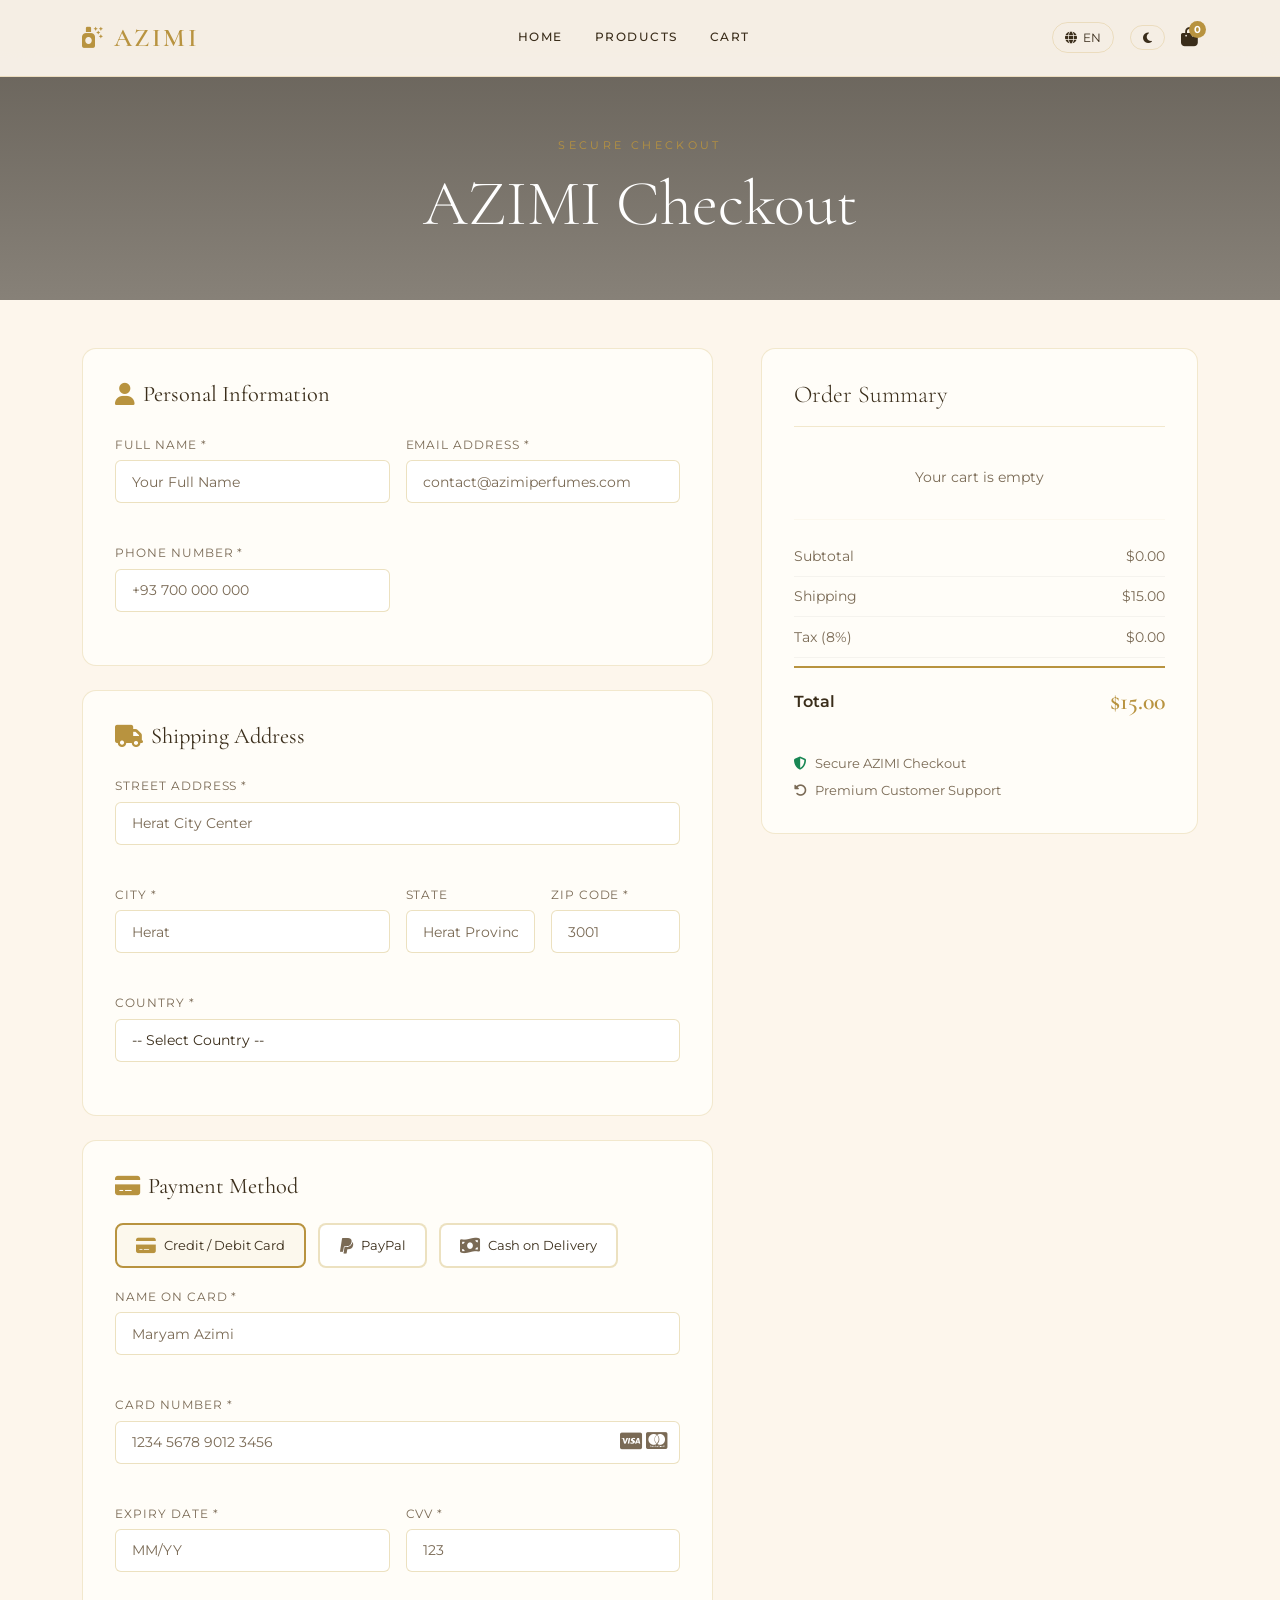
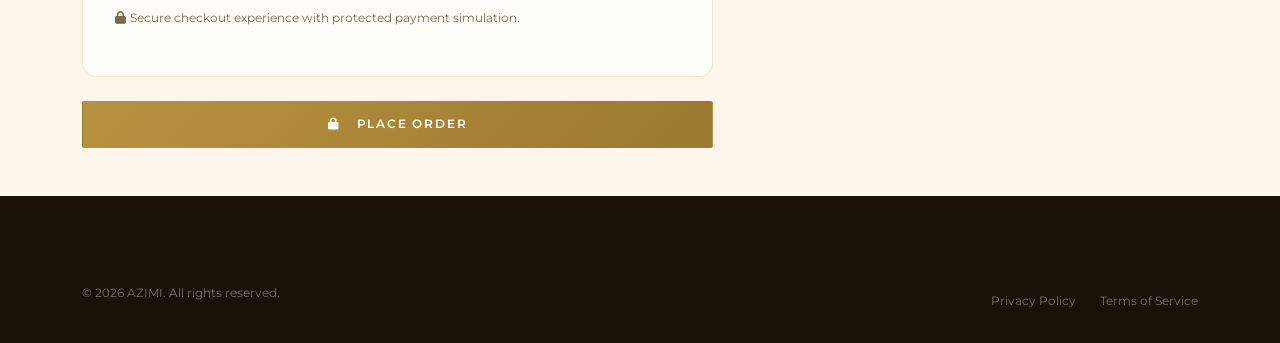
<file: checkout.html>
<!DOCTYPE html>
<html lang="en" dir="ltr" data-theme="light">
<head>
  <meta charset="UTF-8"/>
  <meta name="viewport" content="width=device-width, initial-scale=1.0"/>
  <title>Checkout — AZIMI PERFUMES</title>
  <link rel="stylesheet" href="https://cdn.jsdelivr.net/npm/bootstrap@5.3.2/dist/css/bootstrap.min.css"/>
  <link rel="stylesheet" href="https://cdnjs.cloudflare.com/ajax/libs/font-awesome/6.5.0/css/all.min.css"/>
  <link href="https://fonts.googleapis.com/css2?family=Cormorant+Garamond:ital,wght@0,300;0,400;0,600;1,300;1,400&family=Montserrat:wght@300;400;500;600&display=swap" rel="stylesheet"/>
  <link rel="stylesheet" href="css/style.css"/>
</head>
<body>

<!-- NAVBAR -->
<nav class="navbar navbar-expand-lg fixed-top luxury-nav" id="mainNav">
  <div class="container">
    <a class="navbar-brand brand-logo" href="index.html">
      <i class="fa-solid fa-spray-can-sparkles"></i>
      <span class="brand-name" data-en="AZIMI" data-fa="عظیمی">AZIMI</span>
    </a>
    <button class="navbar-toggler" type="button" data-bs-toggle="collapse" data-bs-target="#navMenu">
      <i class="fa-solid fa-bars"></i>
    </button>
    <div class="collapse navbar-collapse" id="navMenu">
      <ul class="navbar-nav mx-auto gap-lg-3">
        <li class="nav-item"><a class="nav-link" href="index.html" data-en="Home" data-fa="خانه">Home</a></li>
        <li class="nav-item"><a class="nav-link" href="products.html" data-en="Products" data-fa="محصولات">Products</a></li>
        <li class="nav-item"><a class="nav-link" href="cart.html" data-en="Cart" data-fa="سبد خرید">Cart</a></li>
      </ul>
      <div class="nav-actions d-flex align-items-center gap-3">
        <button class="btn-lang" id="langToggle"><i class="fa-solid fa-globe"></i><span id="langLabel">EN</span></button>
        <button class="btn-theme" id="themeToggle"><i class="fa-solid fa-moon" id="themeIcon"></i></button>
        <a href="cart.html" class="btn-cart" aria-label="Cart"><i class="fa-solid fa-bag-shopping"></i><span class="cart-badge" id="cartCount">0</span></a>
      </div>
    </div>
  </div>
</nav>

<!-- PAGE HERO -->
<section class="page-hero page-hero-sm">
<div class="page-hero-bg">
  <video autoplay muted loop playsinline class="hero-video">
    <source src="videos/hero.mp4" type="video/mp4">
  </video>
</div>
  <div class="page-hero-overlay"></div>
  <div class="container page-hero-content text-center">
    <p class="section-eyebrow" data-en="Secure Checkout" data-fa="تسویه‌حساب امن">Secure Checkout</p>
    <h1 class="page-hero-title" data-en="AZIMI Checkout" data-fa="تسویه‌حساب عظیمی">AZIMI Checkout</h1>
  </div>
</section>

<!-- CHECKOUT SECTION -->
<section class="checkout-section py-5">
  <div class="container">

    <!-- Success message (hidden by default) -->
    <div id="orderSuccess" class="order-success text-center py-5" style="display:none;">
      <div class="success-icon-wrap">
        <i class="fa-solid fa-circle-check"></i>
      </div>
      <h2 data-en="Your Order Has Been Confirmed!" data-fa="سفارش شما تأیید شد!">Your Order Has Been Confirmed!</h2>
      <p data-en="Thank you for choosing AZIMI perfumes. A confirmation email has been sent to your inbox." data-fa="از انتخاب عطرهای عظیمی سپاسگزاریم. ایمیل تأییدیه به صندوق ورودی شما ارسال شد.">Thank you for choosing AZIMI perfumes. A confirmation email has been sent to your inbox.</p>
      <p class="order-number" data-en="Order #" data-fa="سفارش #">Order # <strong id="orderNumber"></strong></p>
      <a href="products.html" class="btn-luxury-primary mt-3" data-en="Continue Shopping" data-fa="ادامه خرید">Continue Shopping</a>
    </div>

    <!-- Checkout Form -->
    <div id="checkoutForm" class="row g-5">
      <div class="col-lg-7">
        <form id="mainCheckoutForm" novalidate>

          <!-- Personal Info -->
          <div class="checkout-block">
            <h5 class="checkout-block-title">
              <i class="fa-solid fa-user me-2"></i>
              <span data-en="Personal Information" data-fa="اطلاعات شخصی">Personal Information</span>
            </h5>
            <div class="row g-3">
              <div class="col-md-6">
                <label for="fullName" class="form-label" data-en="Full Name *" data-fa="نام کامل *">Full Name *</label>
                <input type="text" class="form-control luxury-input" id="fullName" placeholder="Your Full Name" required aria-required="true"/>
                <div class="field-error" id="fullNameError"></div>
              </div>
              <div class="col-md-6">
                <label for="email" class="form-label" data-en="Email Address *" data-fa="آدرس ایمیل *">Email Address *</label>
                <input type="email" class="form-control luxury-input" id="email" placeholder="contact@azimiperfumes.com" required aria-required="true"/>
                <div class="field-error" id="emailError"></div>
              </div>
              <div class="col-md-6">
                <label for="phone" class="form-label" data-en="Phone Number *" data-fa="شماره تلفن *">Phone Number *</label>
                <input type="tel" class="form-control luxury-input" id="phone" placeholder="+93 700 000 000" required aria-required="true"/>
                <div class="field-error" id="phoneError"></div>
              </div>
            </div>
          </div>

          <!-- Shipping -->
          <div class="checkout-block">
            <h5 class="checkout-block-title">
              <i class="fa-solid fa-truck me-2"></i>
              <span data-en="Shipping Address" data-fa="آدرس ارسال">Shipping Address</span>
            </h5>
            <div class="row g-3">
              <div class="col-12">
                <label for="address" class="form-label" data-en="Street Address *" data-fa="آدرس خیابان *">Street Address *</label>
                <input type="text" class="form-control luxury-input" id="address" placeholder="Herat City Center" required aria-required="true"/>
                <div class="field-error" id="addressError"></div>
              </div>
              <div class="col-md-6">
                <label for="city" class="form-label" data-en="City *" data-fa="شهر *">City *</label>
                <input type="text" class="form-control luxury-input" id="city" placeholder="Herat" required aria-required="true"/>
                <div class="field-error" id="cityError"></div>
              </div>
              <div class="col-md-3">
                <label for="state" class="form-label" data-en="State" data-fa="استان">State</label>
                <input type="text" class="form-control luxury-input" id="state" placeholder="Herat Province"/>
              </div>
              <div class="col-md-3">
                <label for="zip" class="form-label" data-en="ZIP Code *" data-fa="کد پستی *">ZIP Code *</label>
                <input type="text" class="form-control luxury-input" id="zip" placeholder="3001" required aria-required="true"/>
                <div class="field-error" id="zipError"></div>
              </div>
              <div class="col-12">
                <label for="country" class="form-label" data-en="Country *" data-fa="کشور *">Country *</label>
                <select class="form-control luxury-input" id="country" required>
                  <option value="">-- Select Country --</option>
                  <option value="af">Afghanistan</option>
                  <option value="us">United States</option>
                  <option value="uk">United Kingdom</option>
                  <option value="de">Germany</option>
                  <option value="ae">UAE</option>
                  <option value="ir">Iran</option>
                  <option value="other">Other</option>
                </select>
                <div class="field-error" id="countryError"></div>
              </div>
            </div>
          </div>

          <!-- Payment -->
          <div class="checkout-block">
            <h5 class="checkout-block-title">
              <i class="fa-solid fa-credit-card me-2"></i>
              <span data-en="Payment Method" data-fa="روش پرداخت">Payment Method</span>
            </h5>

            <div class="payment-methods mb-3">
              <label class="payment-method-option">
                <input type="radio" name="paymentMethod" value="card" checked/>
                <span class="payment-method-label">
                  <i class="fa-solid fa-credit-card"></i>
                  <span data-en="Credit / Debit Card" data-fa="کارت اعتباری / دبیت">Credit / Debit Card</span>
                </span>
              </label>
              <label class="payment-method-option">
                <input type="radio" name="paymentMethod" value="paypal"/>
                <span class="payment-method-label">
                  <i class="fa-brands fa-paypal"></i>
                  <span data-en="PayPal" data-fa="پی‌پل">PayPal</span>
                </span>
              </label>
              <label class="payment-method-option">
                <input type="radio" name="paymentMethod" value="cash"/>
                <span class="payment-method-label">
                  <i class="fa-solid fa-money-bill-wave"></i>
                  <span data-en="Cash on Delivery" data-fa="پرداخت در محل">Cash on Delivery</span>
                </span>
              </label>
            </div>

            <!-- Card Fields -->
            <div id="cardFields" class="row g-3">
              <div class="col-12">
                <label for="cardName" class="form-label" data-en="Name on Card *" data-fa="نام روی کارت *">Name on Card *</label>
                <input type="text" class="form-control luxury-input" id="cardName" placeholder="Maryam Azimi" required/>
                <div class="field-error" id="cardNameError"></div>
              </div>
              <div class="col-12">
                <label for="cardNumber" class="form-label" data-en="Card Number *" data-fa="شماره کارت *">Card Number *</label>
                <div class="card-input-wrap">
                  <input type="text" class="form-control luxury-input" id="cardNumber" placeholder="1234 5678 9012 3456" maxlength="19" required/>
                  <div class="card-icons">
                    <i class="fa-brands fa-cc-visa"></i>
                    <i class="fa-brands fa-cc-mastercard"></i>
                  </div>
                </div>
                <div class="field-error" id="cardNumberError"></div>
              </div>
              <div class="col-md-6">
                <label for="cardExpiry" class="form-label" data-en="Expiry Date *" data-fa="تاریخ انقضا *">Expiry Date *</label>
                <input type="text" class="form-control luxury-input" id="cardExpiry" placeholder="MM/YY" maxlength="5" required/>
                <div class="field-error" id="cardExpiryError"></div>
              </div>
              <div class="col-md-6">
                <label for="cardCVV" class="form-label" data-en="CVV *" data-fa="CVV *">CVV *</label>
                <input type="text" class="form-control luxury-input" id="cardCVV" placeholder="123" maxlength="4" required/>
                <div class="field-error" id="cardCVVError"></div>
              </div>
            </div>

            <p class="secure-notice mt-3">
              <i class="fa-solid fa-lock me-1"></i>
              <span data-en="Secure checkout experience with protected payment simulation." data-fa="تجربه‌ای امن از تسویه‌حساب با شبیه‌سازی پرداخت محافظت‌شده.">Secure checkout experience with protected payment simulation.</span>
            </p>
          </div>

          <button type="submit" class="btn-luxury-primary w-100" id="submitOrder">
            <i class="fa-solid fa-lock me-2"></i>
            <span data-en="Place Order" data-fa="ثبت سفارش">Place Order</span>
          </button>
        </form>
      </div>

      <!-- Order Summary -->
      <div class="col-lg-5">
        <div class="order-summary sticky-top" style="top:100px;">
          <h4 class="summary-title" data-en="Order Summary" data-fa="خلاصه سفارش">Order Summary</h4>
          <div id="checkoutItems">
            <!-- Injected by JS -->
          </div>
          <hr class="summary-divider"/>
          <div class="summary-row">
            <span data-en="Subtotal" data-fa="جمع جزء">Subtotal</span>
            <span id="checkoutSubtotal">$0.00</span>
          </div>
          <div class="summary-row">
            <span data-en="Shipping" data-fa="ارسال">Shipping</span>
            <span id="checkoutShipping">$0.00</span>
          </div>
          <div class="summary-row">
            <span data-en="Tax (8%)" data-fa="مالیات (۸٪)">Tax (8%)</span>
            <span id="checkoutTax">$0.00</span>
          </div>
          <div class="summary-row summary-total">
            <span data-en="Total" data-fa="جمع کل">Total</span>
            <span id="checkoutTotal">$0.00</span>
          </div>
          <div class="secure-badges mt-4">
            <div class="d-flex align-items-center gap-2 mb-2">
              <i class="fa-solid fa-shield-halved text-success"></i>
              <span data-en="Secure AZIMI Checkout" data-fa="تسویه‌حساب امن عظیمی">Secure AZIMI Checkout</span>
            </div>
            <div class="d-flex align-items-center gap-2">
              <i class="fa-solid fa-rotate-left"></i>
              <span data-en="Premium Customer Support" data-fa="پشتیبانی ویژه مشتریان">Premium Customer Support</span>
            </div>
          </div>
        </div>
      </div>
    </div>
  </div>
</section>

<!-- FOOTER -->
<footer class="luxury-footer">
  <div class="container">
    <div class="footer-bottom">
      <p data-en="© 2026 AZIMI. All rights reserved." data-fa="© 1405 عظیمی. تمامی حقوق محفوظ است.">© 2026 AZIMI . All rights reserved.</p>
      <div class="footer-bottom-links">
        <a href="#" data-en="Privacy Policy" data-fa="سیاست حریم خصوصی">Privacy Policy</a>
        <a href="#" data-en="Terms of Service" data-fa="شرایط خدمات">Terms of Service</a>
      </div>
    </div>
  </div>
</footer>

<script src="https://cdn.jsdelivr.net/npm/bootstrap@5.3.2/dist/js/bootstrap.bundle.min.js"></script>
<script src="js/script.js"></script>
</body>
</html>
</file>
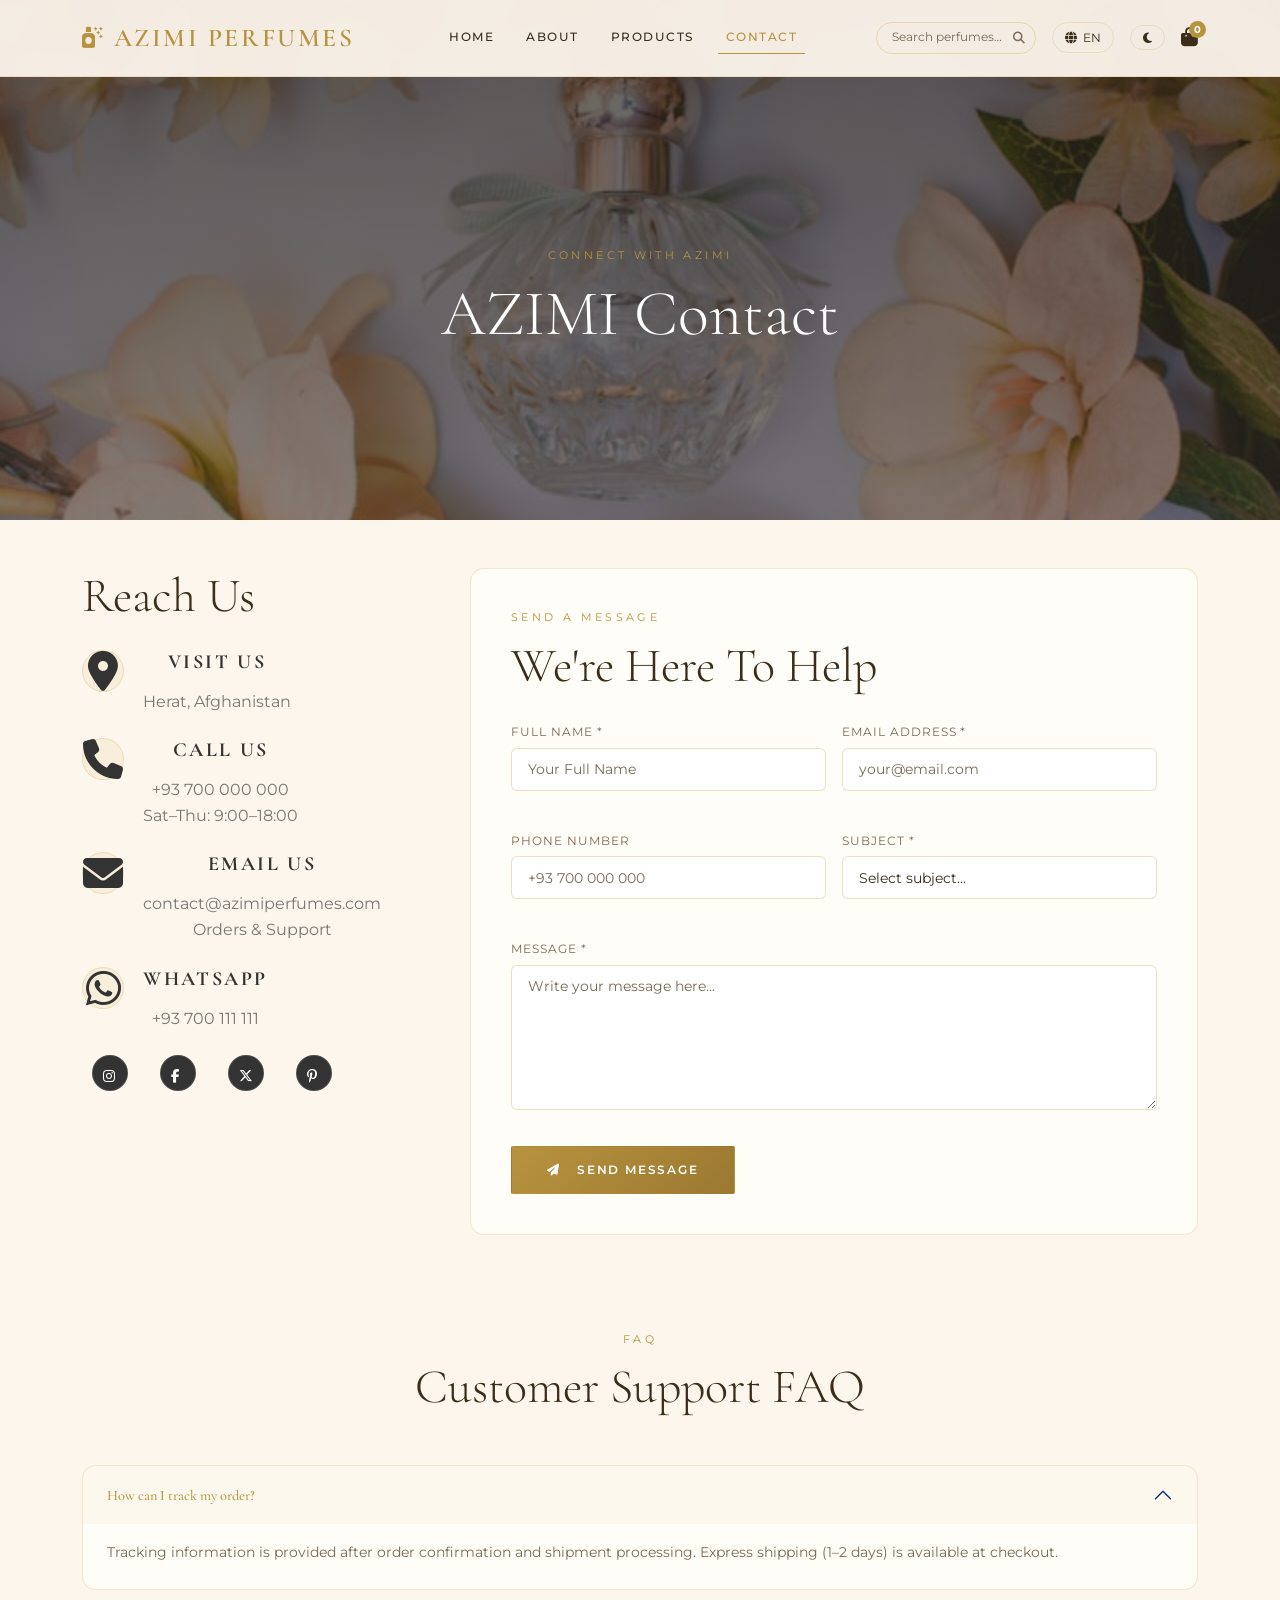
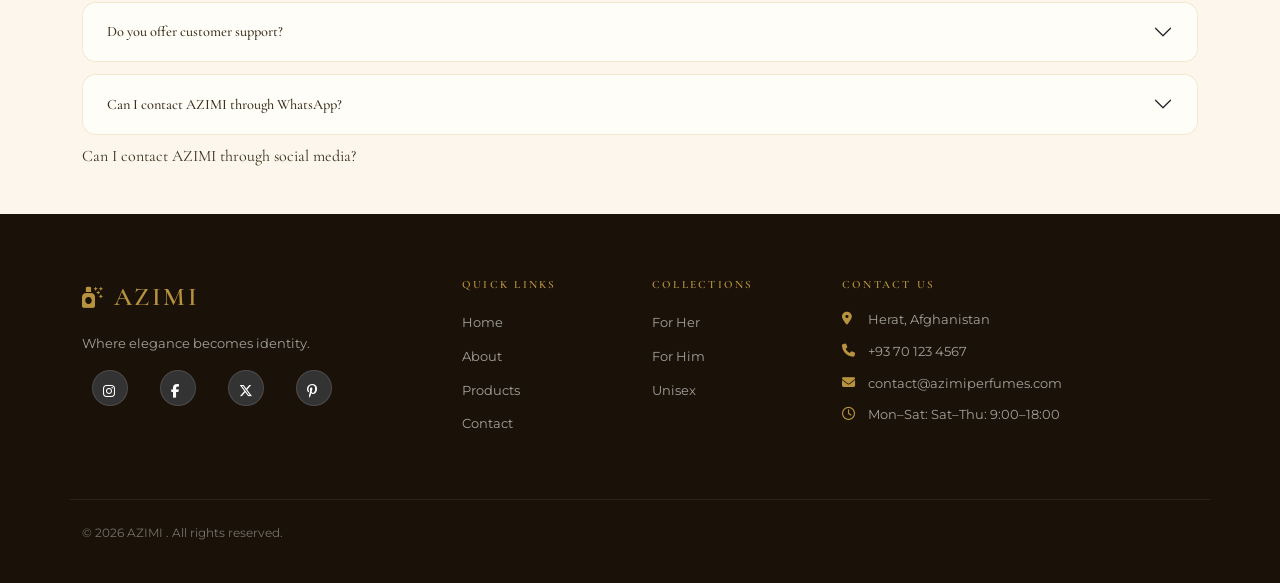
<file: contact.html>
<!DOCTYPE html>
<html lang="en" dir="ltr" data-theme="light">
<head>
  <meta charset="UTF-8"/>
  <meta name="viewport" content="width=device-width, initial-scale=1.0"/>
  <title>Contact — AZIMI PERFUMES</title>
  <link rel="stylesheet" href="https://cdn.jsdelivr.net/npm/bootstrap@5.3.2/dist/css/bootstrap.min.css"/>
  <link rel="stylesheet" href="https://cdnjs.cloudflare.com/ajax/libs/font-awesome/6.5.0/css/all.min.css"/>
  <link href="https://fonts.googleapis.com/css2?family=Cormorant+Garamond:ital,wght@0,300;0,400;0,600;1,300;1,400&family=Montserrat:wght@300;400;500;600&display=swap" rel="stylesheet"/>
  <link rel="stylesheet" href="css/style.css"/>
</head>
<body>

<!-- NAVBAR -->
<nav class="navbar navbar-expand-lg fixed-top luxury-nav" id="mainNav">
  <div class="container">
    <a class="navbar-brand brand-logo" href="index.html">
      <i class="fa-solid fa-spray-can-sparkles"></i>
      <span class="brand-name" data-en="AZIMI PERFUMES" data-fa="عطرهای عظیمی">AZIMI PERFUMES</span>
    </a>
    <button class="navbar-toggler" type="button" data-bs-toggle="collapse" data-bs-target="#navMenu">
      <i class="fa-solid fa-bars"></i>
    </button>
    <div class="collapse navbar-collapse" id="navMenu">
      <ul class="navbar-nav mx-auto gap-lg-3">
        <li class="nav-item"><a class="nav-link" href="index.html" data-en="Home" data-fa="خانه">Home</a></li>
        <li class="nav-item"><a class="nav-link" href="about.html" data-en="About" data-fa="درباره ما">About</a></li>
        <li class="nav-item"><a class="nav-link" href="products.html" data-en="Products" data-fa="محصولات">Products</a></li>
        <li class="nav-item"><a class="nav-link active" href="contact.html" data-en="Contact" data-fa="تماس">Contact</a></li>
      </ul>
      <div class="nav-actions d-flex align-items-center gap-3">
        <div class="nav-search-wrap">
          <input type="text" id="navSearch" class="nav-search-input" placeholder="Search perfumes…" data-placeholder-en="Search perfumes…" data-placeholder-fa="جستجوی عطر…"/>
          <i class="fa-solid fa-magnifying-glass nav-search-icon"></i>
        </div>
        <button class="btn-lang" id="langToggle"><i class="fa-solid fa-globe"></i><span id="langLabel">EN</span></button>
        <button class="btn-theme" id="themeToggle"><i class="fa-solid fa-moon" id="themeIcon"></i></button>
        <a href="cart.html" class="btn-cart" aria-label="Cart"><i class="fa-solid fa-bag-shopping"></i><span class="cart-badge" id="cartCount">0</span></a>
      </div>
    </div>
  </div>
</nav>

<!-- PAGE HERO -->
<section class="page-hero">
  <div class="page-hero-bg" style="background-image:url('images/perfume16.jpg')"></div>
  <div class="page-hero-overlay"></div>
  <div class="container page-hero-content text-center">
    <p class="section-eyebrow" data-en="Connect With AZIMI" data-fa="ارتباط با عظیمی">Connect With AZIMI</p>
    <h1 class="page-hero-title" data-en="AZIMI Contact" data-fa="تماس با عظیمی">AZIMI Contact</h1>
  </div>
</section>

<!-- CONTACT SECTION -->
<section class="contact-section py-5">
  <div class="container">
    <div class="row g-5">

      <!-- Contact Info -->
      <div class="col-lg-4">
        <div class="contact-info-block">
          <h3 class="section-title mb-4" data-en="Reach Us" data-fa="با ما تماس بگیرید">Reach Us</h3>

          <div class="contact-info-item">
            <div class="contact-info-icon"><i class="fa-solid fa-location-dot"></i></div>
            <div>
              <h6 data-en="Visit Us" data-fa="از ما بازدید کنید">Visit Us</h6>
              <p data-en="Herat, Afghanistan" data-fa="هرات, افغانستان">Herat, Afghanistan</p>
            </div>
          </div>

          <div class="contact-info-item">
            <div class="contact-info-icon"><i class="fa-solid fa-phone"></i></div>
            <div>
              <h6 data-en="Call Us" data-fa="با ما تماس بگیرید">Call Us</h6>
              <p>+93 700 000 000</p>
              <p data-en="Sat–Thu: 9:00–18:00" data-fa="شنبه تا پنجشنبه: ۹:۰۰–۱۸:۰۰">Sat–Thu: 9:00–18:00</p>
            </div>
          </div>

          <div class="contact-info-item">
            <div class="contact-info-icon"><i class="fa-solid fa-envelope"></i></div>
            <div>
              <h6 data-en="Email Us" data-fa="ایمیل بزنید">Email Us</h6>
              <p>contact@azimiperfumes.com</p>
              <p data-en="Orders & Support" data-fa="سفارشات و پشتیبانی">orders@azimiperfumes.com</p>
            </div>
          </div>

          <div class="contact-info-item">
            <div class="contact-info-icon"><i class="fa-brands fa-whatsapp"></i></div>
            <div>
              <h6 data-en="WhatsApp" data-fa="واتس‌اپ">WhatsApp</h6>
              <p>+93 700 111 111</p>
            </div>
          </div>

          <div class="social-links mt-4">
            <a href="#" aria-label="Instagram"><i class="fa-brands fa-instagram"></i></a>
            <a href="#" aria-label="Facebook"><i class="fa-brands fa-facebook-f"></i></a>
            <a href="#" aria-label="Twitter"><i class="fa-brands fa-x-twitter"></i></a>
            <a href="#" aria-label="Pinterest"><i class="fa-brands fa-pinterest-p"></i></a>
          </div>
        </div>
      </div>

      <!-- Contact Form -->
      <div class="col-lg-8">
        <div class="contact-form-wrap">
          <p class="section-eyebrow" data-en="Send a Message" data-fa="ارسال پیام">Send a Message</p>
          <h2 class="section-title mb-4" data-en="We're Here To Help" data-fa="ما برای کمک اینجا هستیم">We're Here To Help</h2>

          <form id="contactForm" novalidate>
            <div class="row g-3">
              <div class="col-md-6">
                <label for="contactName" class="form-label" data-en="Full Name *" data-fa="نام کامل *">Full Name *</label>
                <input type="text" class="form-control luxury-input" id="contactName" placeholder="Your Full Name" required aria-required="true"/>
                <div class="field-error" id="contactNameError"></div>
              </div>
              <div class="col-md-6">
                <label for="contactEmail" class="form-label" data-en="Email Address *" data-fa="آدرس ایمیل *">Email Address *</label>
                <input type="email" class="form-control luxury-input" id="contactEmail" placeholder="your@email.com" required aria-required="true"/>
                <div class="field-error" id="contactEmailError"></div>
              </div>
              <div class="col-md-6">
                <label for="contactPhone" class="form-label" data-en="Phone Number" data-fa="شماره تلفن">Phone Number</label>
                <input type="tel" class="form-control luxury-input" id="contactPhone" placeholder="+93 700 000 000"/>
              </div>
              <div class="col-md-6">
                <label for="contactSubject" class="form-label" data-en="Subject *" data-fa="موضوع *">Subject *</label>
                <select class="form-control luxury-input" id="contactSubject" required>
                  <option value="" data-en="Select subject…" data-fa="موضوع را انتخاب کنید…">Select subject…</option>
                  <option value="order" data-en="Order Inquiry" data-fa="استعلام سفارش">Order Inquiry</option>
                  <option value="product" data-en="Product Question" data-fa="سوال درباره محصول">Product Question</option>
                  <option value="return" data-en="Returns & Refunds" data-fa="بازگشت و استرداد">Returns & Refunds</option>
                  <option value="wholesale" data-en="Wholesale" data-fa="عمده‌فروشی">Wholesale</option>
                  <option value="other" data-en="Other" data-fa="سایر">Other</option>
                </select>
                <div class="field-error" id="contactSubjectError"></div>
              </div>
              <div class="col-12">
                <label for="contactMessage" class="form-label" data-en="Message *" data-fa="پیام *">Message *</label>
                <textarea class="form-control luxury-input" id="contactMessage" rows="6" placeholder="Write your message here…" data-placeholder-en="Write your message here…" data-placeholder-fa="پیام خود را اینجا بنویسید…" required aria-required="true"></textarea>
                <div class="field-error" id="contactMessageError"></div>
              </div>
              <div class="col-12">
                <button type="submit" class="btn-luxury-primary">
                  <i class="fa-solid fa-paper-plane me-2"></i>
                  <span data-en="Send Message" data-fa="ارسال پیام">Send Message</span>
                </button>
              </div>
            </div>
          </form>
          <div class="contact-success" id="contactSuccess" style="display:none;">
            <i class="fa-solid fa-circle-check"></i>
            <p data-en="Thank you for contacting AZIMI. Our team will get back to you soon." data-fa="از تماس شما با عظیمی سپاسگزاریم. تیم ما به‌زودی با شما ارتباط خواهد گرفت.">Thank you for contacting AZIMI. Our team will get back to you soon.</p>
          </div>
        </div>
      </div>
    </div>

    <!-- FAQ Section -->
    <div class="faq-section mt-5 pt-5">
      <div class="section-header text-center mb-5">
        <p class="section-eyebrow" data-en="FAQ" data-fa="سوالات متداول">FAQ</p>
        <h2 class="section-title" data-en="Customer Support FAQ" data-fa="سوالات پشتیبانی مشتریان">Customer Support FAQ</h2>
      </div>
      <div class="accordion luxury-accordion" id="faqAccordion">
        <div class="accordion-item">
          <h2 class="accordion-header">
            <button class="accordion-button" type="button" data-bs-toggle="collapse" data-bs-target="#faq1">
              <span data-en="How can I track my order?" data-fa="چگونه سفارش خود را پیگیری کنم؟">How can I track my order?</span>
            </button>
          </h2>
          <div id="faq1" class="accordion-collapse collapse show" data-bs-parent="#faqAccordion">
            <div class="accordion-body" data-en="Tracking information is provided after order confirmation and shipment processing. Express shipping (1–2 days) is available at checkout." data-fa="اطلاعات پیگیری پس از تأیید سفارش و آماده‌سازی ارسال ارائه می‌شود. ارسال اکسپرس (۱-۲ روز) در تسویه‌حساب موجود است.">Tracking information is provided after order confirmation and shipment processing. Express shipping (1–2 days) is available at checkout.</div>
          </div>
        </div>
        <div class="accordion-item">
          <h2 class="accordion-header">
            <button class="accordion-button collapsed" type="button" data-bs-toggle="collapse" data-bs-target="#faq2">
              <span data-en="Do you offer customer support?" data-fa="آیا پشتیبانی مشتریان ارائه می‌دهید؟">Do you offer customer support?</span>
            </button>
          </h2>
          <div id="faq2" class="accordion-collapse collapse" data-bs-parent="#faqAccordion">
            <div class="accordion-body" data-en="Yes, we have a dedicated customer support team available to assist you with any questions or concerns." data-fa="بله, ما یک تیم پشتیبانی مشتریان وظیفه‌دار برای کمک به شما در صورت وجود هرگونه سوال یا نگرانی داریم.">Yes, we have a dedicated customer support team available to assist you with any questions or concerns.</div>
          </div>
        </div>

<div class="accordion-item">
  <h2 class="accordion-header">
    <button class="accordion-button collapsed" type="button" data-bs-toggle="collapse" data-bs-target="#faq3">
      <span data-en="Can I contact AZIMI through WhatsApp?" data-fa="آیا می‌توانم از طریق واتساپ با عظیمی ارتباط بگیرم؟">
        Can I contact AZIMI through WhatsApp?
      </span>
    </button>
  </h2>

  <div id="faq3" class="accordion-collapse collapse" data-bs-parent="#faqAccordion">
    <div class="accordion-body"
      data-en="Yes. Our WhatsApp support is available for quick assistance and order inquiries."
      data-fa="بله، پشتیبانی واتساپ ما برای پاسخ‌گویی سریع و پیگیری سفارش‌ها در دسترس است.">

      Yes. Our WhatsApp support is available for quick assistance and order inquiries.
    </div>
  </div>
</div>

        </div>
        <div class="accordion-item">
          <h2 class="accordion-header">
            <button class="accordion-button collapsed" type="button" data-bs-toggle="collapse" data-bs-target="#faq4">
              <span data-en="Can I contact AZIMI through social media?" data-fa="آیا می‌توانم از طریق شبکه‌های اجتماعی با عظیمی ارتباط بگیرم؟">Can I contact AZIMI through social media?</span>
            </button>
          </h2>
          <div id="faq4" class="accordion-collapse collapse" data-bs-parent="#faqAccordion">
            <div class="accordion-body" data-en="Yes, you can reach out to us on our social media 
            channels for any inquiries or support." data-fa="بله, شما می‌توانید از طریق کانال‌های 
            رسانه‌های اجتماعی با ما تماس بگیرید.">Yes, you can reach out to us on our social 
            media channels for any inquiries or support.</div>
          </div>
        </div>
      </div>
    </div>
  </div>
</section>

<!-- FOOTER -->
<footer class="luxury-footer">
  <div class="container">
    <div class="row g-4 footer-top">
      <div class="col-lg-4 col-md-6">
        <div class="footer-brand">
          <a href="index.html" class="brand-logo"><i class="fa-solid fa-spray-can-sparkles"></i><span>AZIMI</span></a>
          <p class="footer-tagline" data-en="Where elegance becomes identity." data-fa="جایی که ظرافت به هویت تبدیل می‌شود.">Where elegance becomes identity.</p>
          <div class="social-links mt-3">
            <a href="#" aria-label="Instagram"><i class="fa-brands fa-instagram"></i></a>
            <a href="#" aria-label="Facebook"><i class="fa-brands fa-facebook-f"></i></a>
            <a href="#" aria-label="Twitter"><i class="fa-brands fa-x-twitter"></i></a>
            <a href="#" aria-label="Pinterest"><i class="fa-brands fa-pinterest-p"></i></a>
          </div>
        </div>
      </div>
      <div class="col-lg-2 col-md-3 col-6">
        <h6 class="footer-heading" data-en="Quick Links" data-fa="لینک‌های سریع">Quick Links</h6>
        <ul class="footer-links">
          <li><a href="index.html" data-en="Home" data-fa="خانه">Home</a></li>
          <li><a href="about.html" data-en="About" data-fa="درباره">About</a></li>
          <li><a href="products.html" data-en="Products" data-fa="محصولات">Products</a></li>
          <li><a href="contact.html" data-en="Contact" data-fa="تماس">Contact</a></li>
        </ul>
      </div>
      <div class="col-lg-2 col-md-3 col-6">
        <h6 class="footer-heading" data-en="Collections" data-fa="کالکشن‌ها">Collections</h6>
        <ul class="footer-links">
          <li><a href="products.html?cat=feminine" data-en="For Her" data-fa="برای او">For Her</a></li>
          <li><a href="products.html?cat=masculine" data-en="For Him" data-fa="برای مردان">For Him</a></li>
          <li><a href="products.html?cat=unisex" data-en="Unisex" data-fa="یونی‌سکس">Unisex</a></li>
        </ul>
      </div>
      <div class="col-lg-4 col-md-6">
        <h6 class="footer-heading" data-en="Contact Us" data-fa="تماس با ما">Contact Us</h6>
        <ul class="footer-contact">
          <li><i class="fa-solid fa-location-dot"></i> <span data-en="Herat, Afghanistan" data-fa="هرات, افغانستان">Herat, Afghanistan</span></li>
          <li><i class="fa-solid fa-phone"></i> <span data-en="+93 70 123 4567" data-fa="+93 70 123 4567">+93 70 123 4567</span></li>
          <li><i class="fa-solid fa-envelope"></i> <span data-en="contact@azimiperfumes.com" data-fa="contact@azimiperfumes.com">contact@azimiperfumes.com</span></li>
                    <li><i class="fa-regular fa-clock"></i> <span data-en="Mon–Sat: Sat–Thu: 9:00–18:00" data-fa="دوشنبه تا شنبه: ۹:۰۰ – ۱۸:۰۰">Mon–Sat: 9:00 – 18:00</span></li>
        </ul>
      </div>
    </div>
    <div class="footer-bottom">
      <p data-en="© 2026 AZIMI . All rights reserved." data-fa="© 1405  عظیمی. تمامی حقوق محفوظ است.">© 2026 AZIMI . All rights reserved.</p>
    </div>
  </div>
</footer>

<script src="https://cdn.jsdelivr.net/npm/bootstrap@5.3.2/dist/js/bootstrap.bundle.min.js"></script>
<script src="js/script.js"></script>
</body>
</html>
</file>
<file: css/style.css>
/*
   AZIMI PERFUMES
   Main UI Styles
   Responsive Luxury Fragrance Website */
:root {
  --gold: #b8933f;
  --gold-light: #d8b96a;
  --gold-dark: #9a7830;
  --cream: #fdf6ec;
  --cream-dark: #f5e8d0;
  --dark: #1a1208;
  --dark-2: #2d1f0a;
  --text: #3a2d1a;
  --text-muted: #7a6a55;
  --white: #ffffff;
  --card-bg: #fffdf8;
  --card-border: rgba(201,168,76,0.25);
  --nav-bg: rgba(253,246,236,0.95);
  --footer-bg: #1a1208;
  --input-bg: #fff;
  --input-border: rgba(201,168,76,0.35);
  --shadow: 0 8px 40px rgba(201,168,76,0.12);
  --shadow-card: 0 6px 28px rgba(0,0,0,0.10);
  --glow: rgba(201,168,76,0.5);
  --glow-neon: rgba(201,168,76,0.8);
  --radius: 14px;
  --transition: all 0.4s cubic-bezier(0.22, 1, 0.36, 1);
}

/* ---- Dark Theme ---- */
[data-theme="dark"] {
  --cream: #120d05;
  --cream-dark: #1e1608;
  --dark: #f5e8d0;
  --dark-2: #e8c97a;
  --text: #e8dcc8;
  --text-muted: #a8957d;
  --white: #1a1208;
  --card-bg: #1e1608;
  --card-border: rgba(201,168,76,0.35);
  --nav-bg: rgba(18,13,5,0.97);
  --input-bg: #1e1608;
  --input-border: rgba(201,168,76,0.4);
  --shadow: 0 8px 40px rgba(201,168,76,0.15);
  --shadow-card: 0 4px 24px rgba(0,0,0,0.4);
}

/* BASE */
*, *::before, *::after { box-sizing: border-box; margin: 0; padding: 0; }

html { scroll-behavior: smooth; }

body {
  font-family: 'Montserrat', sans-serif;
  background-color: var(--cream);
  color: var(--text);
  transition: background-color 0.4s ease, color 0.4s ease;
  overflow-x: hidden;
}

/* RTL Support */
[dir="rtl"] { font-family: 'Montserrat', 'Tahoma', sans-serif; }
[dir="rtl"] .ms-auto { margin-left: unset !important; margin-right: auto !important; }
[dir="rtl"] .me-2 { margin-right: unset !important; margin-left: 0.5rem !important; }
[dir="rtl"] .me-1 { margin-right: unset !important; margin-left: 0.25rem !important; }
[dir="rtl"] .text-start { text-align: right !important; }

h1, h2, h3, h4, h5, h6 {
  font-family: 'Cormorant Garamond', Georgia, serif;
  color: var(--text);
}

a { text-decoration: none; color: inherit; transition: var(--transition); }
img { max-width: 100%; }
button { cursor: pointer; border: none; background: none; }

/*SCROLLBAR */
::-webkit-scrollbar { width: 6px; }
::-webkit-scrollbar-track { background: var(--cream); }
::-webkit-scrollbar-thumb { background: var(--gold); border-radius: 3px; }

/* NAVBAR*/
.luxury-nav {
  background: var(--nav-bg);
  backdrop-filter: blur(16px);
  -webkit-backdrop-filter: blur(16px);
  border-bottom: 1px solid var(--card-border);
  padding: 0.85rem 0;
  transition: var(--transition);
  z-index: 1000;
}

.luxury-nav.scrolled {
  padding: 0.5rem 0;
  box-shadow: var(--shadow);
}

/* Brand Logo */
.brand-logo {
  display: flex;
  align-items: center;
  gap: 0.5rem;
  font-family: 'Cormorant Garamond', serif;
  font-size: 1.6rem;
  font-weight: 600;
  color: var(--gold) !important;
  letter-spacing: 0.1em;
}
.brand-logo i { font-size: 1.3rem; }
.brand-logo:hover { color: var(--gold-light) !important; }

/* Nav Links */
.navbar-nav .nav-link {
  font-size: 0.78rem;
  font-weight: 500;
  letter-spacing: 0.12em;
  text-transform: uppercase;
  color: var(--text) !important;
  padding: 0.4rem 0.6rem;
  position: relative;
}
.navbar-nav .nav-link::after {
  content: '';
  position: absolute;
  bottom: 0; left: 50%;
  width: 0; height: 1px;
  background: var(--gold);
  transition: width 0.3s ease, left 0.3s ease;
}
.navbar-nav .nav-link:hover::after,
.navbar-nav .nav-link.active::after { width: 100%; left: 0; }
.navbar-nav .nav-link.active,
.navbar-nav .nav-link:hover { color: var(--gold) !important; }

/* Nav Search */
.nav-search-wrap {
  position: relative;
  display: flex;
  align-items: center;
}
.nav-search-input {
  background: transparent;
  border: 1px solid var(--input-border);
  border-radius: 20px;
  padding: 0.35rem 2rem 0.35rem 0.9rem;
  font-size: 0.78rem;
  color: var(--text);
  width: 160px;
  transition: var(--transition);
  outline: none;
}
.nav-search-input:focus {
  width: 220px;
  border-color: var(--gold);
  background: var(--input-bg);
}
.nav-search-input::placeholder { color: var(--text-muted); }
.nav-search-icon {
  position: absolute;
  right: 0.7rem;
  color: var(--text-muted);
  font-size: 0.75rem;
  pointer-events: none;
}

/* Nav Buttons */
.btn-lang, .btn-theme {
  background: transparent;
  border: 1px solid var(--card-border);
  border-radius: 20px;
  padding: 0.35rem 0.75rem;
  color: var(--text);
  font-size: 0.75rem;
  display: flex;
  align-items: center;
  gap: 0.35rem;
  transition: var(--transition);
  white-space: nowrap;
}
.btn-lang:hover, .btn-theme:hover {
  border-color: var(--gold);
  color: var(--gold);
  background: rgba(201,168,76,0.08);
}

/* Cart Button */
.btn-cart {
  position: relative;
  color: var(--text);
  font-size: 1.2rem;
  display: flex;
  align-items: center;
  transition: var(--transition);
}
.btn-cart:hover { color: var(--gold); }
.cart-badge {
  position: absolute;
  top: -7px; right: -8px;
  background: var(--gold);
  color: #fff;
  font-size: 0.6rem;
  font-weight: 700;
  width: 17px; height: 17px;
  border-radius: 50%;
  display: flex;
  align-items: center;
  justify-content: center;
  line-height: 1;
}

/* Toggler */
.navbar-toggler {
  border: 1px solid var(--card-border);
  border-radius: 8px;
  padding: 0.4rem 0.6rem;
  color: var(--text);
  background: transparent;
}
.navbar-toggler i { font-size: 1rem; }

/*HERO SECTION */
.hero-section {
  position: relative;
  height: 100vh;
  min-height: 600px;
  display: flex;
  align-items: center;
  justify-content: center;
  overflow: hidden;
}

.hero-video-wrap {
  position: absolute;
  inset: 0;
  z-index: 0;
}
.hero-video {
  width: 100%; height: 100%;
  object-fit: cover;
  object-position: center;
}
.hero-overlay {
  position: absolute;
  inset: 0;
  background: linear-gradient(
    135deg,
    rgba(18,13,5,0.75) 0%,
    rgba(18,13,5,0.5) 50%,
    rgba(18,13,5,0.7) 100%
  );
}

.hero-content {
  position: relative;
  z-index: 2;
  animation: heroFadeIn 1.2s ease forwards;
}

@keyframes heroFadeIn {
  from { opacity: 0; transform: translateY(30px); }
  to   { opacity: 1; transform: translateY(0); }
}

.hero-eyebrow {
  font-size: 0.78rem;
  letter-spacing: 0.3em;
  text-transform: uppercase;
  color: var(--gold);
  margin-bottom: 1rem;
}

.hero-title {
  font-family: 'Cormorant Garamond', serif;
  font-size: clamp(3rem, 8vw, 6.5rem);
  font-weight: 300;
  color: #fff;
  line-height: 1.05;
  margin-bottom: 1.5rem;
}
.hero-title em {
  font-style: italic;
  color: var(--gold-light);
}

.hero-subtitle {
  font-size: 0.95rem;
  font-weight: 300;
  color: rgba(255,255,255,0.8);
  max-width: 520px;
  margin: 0 auto 2.5rem;
  line-height: 1.8;
}

/* Hero Buttons */
.btn-luxury-primary {
  display: inline-flex;
  align-items: center;
  justify-content: center;
  gap: 0.5rem;
  background: linear-gradient(135deg, var(--gold), var(--gold-dark));
  color: #fff;
  padding: 0.85rem 2.2rem;
  border-radius: 2px;
  font-size: 0.75rem;
  font-weight: 600;
  letter-spacing: 0.15em;
  text-transform: uppercase;
  transition: var(--transition);
  border: 1px solid transparent;
  cursor: pointer;
  text-decoration: none;
}
.btn-luxury-primary:hover {
  background: linear-gradient(135deg, var(--gold-light), var(--gold));
  color: #fff;
  transform: translateY(-2px);
  box-shadow: 0 8px 30px rgba(201,168,76,0.4);
}

.btn-luxury-outline {
  display: inline-flex;
  align-items: center;
  justify-content: center;
  gap: 0.5rem;
  background: transparent;
  color: #fff;
  padding: 0.85rem 2.2rem;
  border-radius: 2px;
  border: 1px solid rgba(255,255,255,0.6);
  font-size: 0.75rem;
  font-weight: 500;
  letter-spacing: 0.15em;
  text-transform: uppercase;
  transition: var(--transition);
  text-decoration: none;
}
.btn-luxury-outline:hover {
  background: rgba(255,255,255,0.1);
  border-color: var(--gold);
  color: var(--gold);
  transform: translateY(-2px);
}

/* Scroll Indicator */
.hero-scroll-indicator {
  position: absolute;
  bottom: 2rem;
  left: 50%;
  transform: translateX(-50%);
  z-index: 2;
}
.hero-scroll-indicator span {
  display: block;
  width: 1px;
  height: 60px;
  background: linear-gradient(to bottom, transparent, var(--gold));
  margin: 0 auto;
  animation: scrollPulse 2s infinite;
}
@keyframes scrollPulse {
  0%, 100% { opacity: 0.3; transform: scaleY(0.5) translateY(-10px); }
  50%       { opacity: 1;   transform: scaleY(1) translateY(0); }
}

/*MARQUEE STRIP */
   .marquee-strip {
  background: linear-gradient(135deg, var(--gold-dark), var(--gold));
  color: #fff;
  padding: 0.7rem 0;
  overflow: hidden;
}
.marquee-track {
  display: flex;
  gap: 4rem;
  white-space: nowrap;
  animation: marqueeScroll 30s linear infinite;
  width: max-content;
}
.marquee-track span {
  font-size: 0.7rem;
  letter-spacing: 0.15em;
  font-weight: 500;
}
@keyframes marqueeScroll {
  from { transform: translateX(0); }
  to   { transform: translateX(-50%); }
}

/*SECTION HEADERS */
.section-eyebrow {
  font-size: 0.7rem;
  letter-spacing: 0.3em;
  text-transform: uppercase;
  color: var(--gold);
  display: block;
  margin-bottom: 0.75rem;
}
.section-title {
  font-family: 'Cormorant Garamond', serif;
  font-size: clamp(2rem, 4vw, 3rem);
  font-weight: 300;
  line-height: 1.2;
  color: var(--text);
  margin-bottom: 0.75rem;
}
.section-sub {
  color: var(--text-muted);
  font-size: 0.9rem;
  font-weight: 300;
  max-width: 500px;
  margin: 0 auto;
  line-height: 1.8;
}

/*PRODUCT CARDS — Glowing Animated Border*/
   .product-card {
  background: var(--card-bg);
  border-radius: var(--radius);
  overflow: hidden;
  position: relative;
  transition: var(--transition);
  cursor: pointer;
}

/* Animated glowing border via pseudo-element + conic-gradient */
.product-card::before {
  content: '';
  position: absolute;
  inset: -2px;
  border-radius: calc(var(--radius) + 2px);
  background: conic-gradient(
    from var(--angle, 0deg),
    transparent 0deg,
    var(--gold) 60deg,
    var(--gold-light) 120deg,
    transparent 180deg,
    transparent 360deg
  );
  z-index: 0;
  animation: rotateBorder 3s linear infinite;
  opacity: 0.7;
}
.product-card::after {
  content: '';
  position: absolute;
  inset: 2px;
  border-radius: calc(var(--radius) - 1px);
  background: var(--card-bg);
  z-index: 1;
}

@property --angle {
  syntax: '<angle>';
  initial-value: 0deg;
  inherits: false;
}
@keyframes rotateBorder {
  to { --angle: 360deg; }
}

.product-card:hover {
  transform: translateY(-8px);
  box-shadow: 0 20px 60px rgba(201,168,76,0.25);
}

[data-theme="dark"] .product-card::before {
  background: conic-gradient(
    from var(--angle, 0deg),
    transparent 0deg,
    var(--gold) 60deg,
    #fff5cc 120deg,
    transparent 180deg,
    transparent 360deg
  );
  opacity: 1;
}
[data-theme="dark"] .product-card:hover {
  box-shadow: 0 20px 60px rgba(201,168,76,0.4), 0 0 40px rgba(201,168,76,0.2);
}

.product-card-inner {
  position: relative;
  z-index: 2;
}

/* Card Image */
.product-img-wrap {
  position: relative;
  height: 260px;
  overflow: hidden;
  background: var(--cream-dark);
}
.product-img-wrap img {
  width: 100%; height: 100%;
  object-fit: cover;
  transition: transform 0.6s ease;
}
.product-card:hover .product-img-wrap img {
  transform: scale(1.07);
}

/* Category badge */
.product-category-badge {
  position: absolute;
  top: 12px; left: 12px;
  background: var(--gold);
  color: #fff;
  font-size: 0.6rem;
  font-weight: 600;
  letter-spacing: 0.12em;
  text-transform: uppercase;
  padding: 0.25rem 0.65rem;
  border-radius: 20px;
  z-index: 2;
}

/* Quick view overlay */
.product-overlay {
  position: absolute;
  inset: 0;
  background: rgba(18,13,5,0.5);
  display: flex;
  align-items: center;
  justify-content: center;
  opacity: 0;
  transition: opacity 0.3s ease;
  z-index: 3;
}
.product-card:hover .product-overlay { opacity: 1; }
.btn-quick-view {
  background: rgba(255,255,255,0.95);
  color: var(--dark);
  font-size: 0.72rem;
  font-weight: 600;
  letter-spacing: 0.12em;
  text-transform: uppercase;
  padding: 0.6rem 1.4rem;
  border-radius: 2px;
  border: none;
  cursor: pointer;
  transition: var(--transition);
}
.btn-quick-view:hover {
  background: var(--gold);
  color: #fff;
}

/* Card Body */
.product-card-body {
  padding: 1.25rem;
}
.product-brand {
  font-size: 0.65rem;
  letter-spacing: 0.2em;
  text-transform: uppercase;
  color: var(--gold);
  display: block;
  margin-bottom: 0.35rem;
}
.product-name {
  font-family: 'Cormorant Garamond', serif;
  font-size: 1.25rem;
  font-weight: 400;
  color: var(--text);
  margin-bottom: 0.5rem;
  line-height: 1.3;
}
.product-rating {
  display: flex;
  align-items: center;
  gap: 0.3rem;
  margin-bottom: 0.75rem;
}
.product-rating .stars { color: var(--gold); font-size: 0.75rem; }
.product-rating .rating-count { font-size: 0.72rem; color: var(--text-muted); }

.product-desc {
  font-size: 0.8rem;
  color: var(--text-muted);
  line-height: 1.6;
  margin-bottom: 1rem;
  display: -webkit-box;
  -webkit-line-clamp: 2;
  line-clamp: 2;
  -webkit-box-orient: vertical;
  overflow: hidden;
}

.product-footer {
  display: flex;
  align-items: center;
  justify-content: space-between;
  gap: 0.5rem;
}
.product-price {
  font-family: 'Cormorant Garamond', serif;
  font-size: 1.4rem;
  font-weight: 600;
  color: var(--gold);
}
.product-size {
  font-size: 0.7rem;
  color: var(--text-muted);
  display: block;
}

/* Add to Cart Button */
.btn-add-cart {
  background: linear-gradient(135deg, var(--gold), var(--gold-dark));
  color: #fff;
  border: none;
  border-radius: 2px;
  padding: 0.55rem 1rem;
  font-size: 0.7rem;
  font-weight: 600;
  letter-spacing: 0.1em;
  text-transform: uppercase;
  transition: var(--transition);
  display: flex;
  align-items: center;
  gap: 0.4rem;
  cursor: pointer;
}
.btn-add-cart:hover {
  background: linear-gradient(135deg, var(--gold-light), var(--gold));
  transform: scale(1.03);
  box-shadow: 0 4px 20px rgba(201,168,76,0.35);
}

/*BANNER SPLIT */
.banner-split {
  display: grid;
  grid-template-columns: 1fr 1fr;
}
.banner-panel {
  position: relative;
  height: 500px;
  overflow: hidden;
}
.banner-panel img {
  width: 100%; height: 100%;
  object-fit: cover;
  transition: transform 0.6s ease;
}
.banner-panel:hover img { transform: scale(1.05); }
.banner-panel::after {
  content: '';
  position: absolute;
  inset: 0;
  background: linear-gradient(to top, rgba(18,13,5,0.75) 0%, rgba(18,13,5,0.2) 60%, transparent 100%);
}
.banner-panel-content {
  position: absolute;
  bottom: 2.5rem; left: 2.5rem;
  z-index: 2;
  color: #fff;
}
[dir="rtl"] .banner-panel-content { left: unset; right: 2.5rem; }
.banner-panel-content p {
  font-size: 0.7rem;
  letter-spacing: 0.25em;
  text-transform: uppercase;
  color: var(--gold-light);
  margin-bottom: 0.5rem;
}
.banner-panel-content h3 {
  font-family: 'Cormorant Garamond', serif;
  font-size: 2.2rem;
  font-weight: 300;
  color: #fff;
  margin-bottom: 1.2rem;
}
.btn-banner {
  display: inline-block;
  border: 1px solid rgba(255,255,255,0.7);
  color: #fff;
  padding: 0.55rem 1.5rem;
  font-size: 0.7rem;
  font-weight: 500;
  letter-spacing: 0.15em;
  text-transform: uppercase;
  transition: var(--transition);
  border-radius: 2px;
}
.btn-banner:hover {
  background: var(--gold);
  border-color: var(--gold);
  color: #fff;
}

/* VIDEO PROMO SECTION */
.video-promo-section {
  background: var(--cream-dark);
  padding: 5rem 0;
}
[data-theme="dark"] .video-promo-section { background: var(--dark-2); }
.video-promo-wrap {
  border-radius: var(--radius);
  overflow: hidden;
  box-shadow: var(--shadow);
  aspect-ratio: 16 / 9;
  max-width: 900px;
  margin: 0 auto;
  border: 1px solid var(--card-border);
}
.video-promo-wrap iframe {
  width: 100%; height: 100%;
  border: none;
  display: block;
}

/* WHY US */
.why-us-section { background: var(--cream); }
.why-card {
  background: var(--card-bg);
  border: 1px solid var(--card-border);
  border-radius: var(--radius);
  padding: 2rem 1.5rem;
  transition: var(--transition);
  height: 100%;
}
.why-card:hover {
  transform: translateY(-6px);
  box-shadow: var(--shadow);
  border-color: var(--gold);
}
.why-icon {
  font-size: 1.8rem;
  color: var(--gold);
  margin-bottom: 1rem;
}
.why-card h5 {
  font-family: 'Cormorant Garamond', serif;
  font-size: 1.25rem;
  margin-bottom: 0.6rem;
}
.why-card p {
  font-size: 0.82rem;
  color: var(--text-muted);
  line-height: 1.7;
}

/* TESTIMONIALS */
.testimonials-section { background: var(--cream-dark); }
[data-theme="dark"] .testimonials-section { background: var(--dark-2); }
.testimonial-card {
  background: var(--card-bg);
  border: 1px solid var(--card-border);
  border-radius: var(--radius);
  padding: 3rem 2rem;
  max-width: 680px;
  margin: 0 auto;
}
.stars { color: var(--gold); font-size: 0.9rem; }
.testimonial-text {
  font-family: 'Cormorant Garamond', serif;
  font-size: 1.3rem;
  font-style: italic;
  color: var(--text);
  line-height: 1.7;
  margin-bottom: 1.5rem;
}
.testimonial-author {
  display: flex;
  flex-direction: column;
  align-items: center;
  gap: 0.5rem;
  font-size: 0.82rem;
  color: var(--text-muted);
}
.testimonial-author img {
  width: 52px; height: 52px;
  border: 2px solid var(--gold);
  border-radius: 50%;
  object-fit: cover;
}
.testimonial-author strong { color: var(--text); }

/* Carousel Controls */
.carousel-control-prev, .carousel-control-next {
  width: 44px; height: 44px;
  background: var(--gold);
  border-radius: 50%;
  top: 50%;
  transform: translateY(-50%);
  opacity: 0.9;
  display: flex;
  align-items: center;
  justify-content: center;
  position: absolute;
}
.carousel-control-prev { left: -22px; }
.carousel-control-next { right: -22px; }
.carousel-control-prev i, .carousel-control-next i { color: #fff; font-size: 0.85rem; }
.carousel-control-prev:hover, .carousel-control-next:hover { opacity: 1; background: var(--gold-dark); }

/* NEWSLETTER*/
.newsletter-section {
  background: linear-gradient(135deg, var(--gold-dark) 0%, var(--gold) 50%, var(--gold-light) 100%);
  padding: 5rem 0;
}
.newsletter-inner { max-width: 560px; margin: 0 auto; }
.newsletter-icon { font-size: 2.5rem; color: rgba(255,255,255,0.85); margin-bottom: 1rem; display: block; }
.newsletter-inner h2 {
  font-family: 'Cormorant Garamond', serif;
  font-size: 2.5rem;
  font-weight: 300;
  color: #fff;
  margin-bottom: 0.75rem;
}
.newsletter-inner p {
  color: rgba(255,255,255,0.85);
  font-size: 0.9rem;
  font-weight: 300;
  margin-bottom: 1.5rem;
  line-height: 1.7;
}
.newsletter-form {
  display: flex;
  gap: 0;
  border-radius: 2px;
  overflow: hidden;
  max-width: 440px;
  margin: 0 auto;
  box-shadow: 0 4px 20px rgba(0,0,0,0.15);
}
.newsletter-form input {
  flex: 1;
  border: none;
  padding: 0.85rem 1.2rem;
  font-size: 0.82rem;
  color: var(--text);
  background: #fff;
  outline: none;
}
.newsletter-form button {
  background: var(--dark);
  color: #fff;
  border: none;
  padding: 0.85rem 1.5rem;
  font-size: 0.72rem;
  font-weight: 600;
  letter-spacing: 0.12em;
  text-transform: uppercase;
  cursor: pointer;
  transition: var(--transition);
  white-space: nowrap;
}
.newsletter-form button:hover { background: #000; }
.newsletter-msg {
  color: rgba(255,255,255,0.9);
  font-size: 0.82rem;
  margin-top: 0.75rem;
  min-height: 1.2rem;
}

/*FOOTER*/
.luxury-footer {
  background: var(--footer-bg);
  color: rgba(255,255,255,0.7);
  padding-top: 4rem;
}
.footer-top { padding-bottom: 3rem; border-bottom: 1px solid rgba(255,255,255,0.08); }
.footer-brand .brand-logo { color: var(--gold) !important; }
.footer-tagline { font-size: 0.82rem; line-height: 1.7; margin-top: 1rem; color: rgba(255,255,255,0.6); max-width: 260px; }
.footer-heading { font-size: 0.7rem; letter-spacing: 0.2em; text-transform: uppercase; color: var(--gold); margin-bottom: 1.2rem; font-weight: 600; }
.footer-links { list-style: none; padding: 0; }
.footer-links li { margin-bottom: 0.6rem; }
.footer-links a { font-size: 0.82rem; color: rgba(255,255,255,0.6); transition: var(--transition); }
.footer-links a:hover { color: var(--gold); padding-left: 4px; }
[dir="rtl"] .footer-links a:hover { padding-left: 0; padding-right: 4px; }
.footer-contact { list-style: none; padding: 0; }
.footer-contact li { display: flex; align-items: flex-start; gap: 0.75rem; margin-bottom: 0.75rem; font-size: 0.82rem; color: rgba(255,255,255,0.6); }
.footer-contact li i { color: var(--gold); margin-top: 2px; min-width: 14px; }
.social-links { display: flex; gap: 0.75rem; }
.social-links a {
  width: 36px; height: 36px;
  background: rgba(255,255,255,0.06);
  border: 1px solid rgba(255,255,255,0.12);
  border-radius: 50%;
  display: flex;
  align-items: center;
  justify-content: center;
  color: rgba(255,255,255,0.7);
  font-size: 0.85rem;
  transition: var(--transition);
}
.social-links a:hover { background: var(--gold); border-color: var(--gold); color: #fff; transform: translateY(-3px); }
.footer-bottom {
  padding: 1.5rem 0;
  display: flex;
  align-items: center;
  justify-content: space-between;
  flex-wrap: wrap;
  gap: 0.75rem;
  font-size: 0.78rem;
  color: rgba(255,255,255,0.4);
}
.footer-bottom-links { display: flex; gap: 1.5rem; }
.footer-bottom-links a { color: rgba(255,255,255,0.4); transition: var(--transition); }
.footer-bottom-links a:hover { color: var(--gold); }
.payment-icons { display: flex; gap: 0.75rem; color: rgba(255,255,255,0.5); }

/*PAGE HERO (inner pages)*/
.page-hero {
  position: relative;
  height: 520px;
  display: flex;
  align-items: center;
  justify-content: center;
  overflow: hidden;
  margin-top: 0;
}
.page-hero-sm { height: 300px; }
.page-hero-bg {
  position: absolute;
  inset: 0;
  background-size: cover;
  background-position: center;
  transition: transform 6s ease;
}
.page-hero:hover .page-hero-bg { transform: scale(1.04); }
.page-hero-overlay {
  position: absolute;
  inset: 0;
  background: linear-gradient(to bottom, rgba(18,13,5,0.65), rgba(18,13,5,0.5));
}
.page-hero-content {
  position: relative;
  z-index: 2;
  padding-top: 80px;
}
.page-hero-title {
  font-family: 'Cormorant Garamond', serif;
  font-size: clamp(2.5rem, 6vw, 4rem);
  font-weight: 300;
  color: #fff;
  margin: 0;
}

/* PRODUCT MODAL*/
.luxury-modal {
  background: var(--card-bg);
  border: 1px solid var(--card-border);
  border-radius: var(--radius);
  overflow: hidden;
}
.modal-close-btn {
  position: absolute;
  top: 1rem; right: 1rem;
  z-index: 10;
  background: rgba(0,0,0,0.4);
  color: #fff;
  width: 34px; height: 34px;
  border-radius: 50%;
  display: flex;
  align-items: center;
  justify-content: center;
  font-size: 0.85rem;
  border: none;
  cursor: pointer;
  transition: var(--transition);
}
[dir="rtl"] .modal-close-btn { right: unset; left: 1rem; }
.modal-close-btn:hover { background: var(--gold); }
.modal-img-wrap { height: 100%; min-height: 320px; background: var(--cream-dark); }
.modal-brand { font-size: 0.65rem; letter-spacing: 0.2em; text-transform: uppercase; color: var(--gold); margin-bottom: 0.35rem; }
.modal-name { font-family: 'Cormorant Garamond', serif; font-size: 1.8rem; font-weight: 400; color: var(--text); margin-bottom: 0.75rem; }
.modal-rating .stars { color: var(--gold); }
.modal-desc { font-size: 0.85rem; color: var(--text-muted); line-height: 1.7; margin: 0.75rem 0; }
.modal-meta { display: flex; gap: 1rem; margin-bottom: 0.5rem; }
.modal-meta span { font-size: 0.75rem; color: var(--text-muted); background: var(--cream-dark); padding: 0.25rem 0.75rem; border-radius: 20px; }
.modal-price { font-family: 'Cormorant Garamond', serif; font-size: 2rem; font-weight: 600; color: var(--gold); }

/* PRODUCTS PAGE — FILTER BAR */
.filter-bar {
  background: var(--card-bg);
  border: 1px solid var(--card-border);
  border-radius: var(--radius);
  padding: 1.25rem 1.5rem;
}
.filter-label {
  font-size: 0.72rem;
  letter-spacing: 0.1em;
  text-transform: uppercase;
  color: var(--text-muted);
  margin-right: 0.5rem;
}
[dir="rtl"] .filter-label { margin-right: 0; margin-left: 0.5rem; }
.filter-select {
  background: var(--input-bg);
  border: 1px solid var(--input-border);
  border-radius: 6px;
  color: var(--text);
  font-size: 0.82rem;
  padding: 0.45rem 0.9rem;
  outline: none;
  cursor: pointer;
  transition: var(--transition);
}
.filter-select:focus { border-color: var(--gold); }
.filter-search { position: relative; }
.filter-search-input {
  background: var(--input-bg);
  border: 1px solid var(--input-border);
  border-radius: 20px;
  padding: 0.45rem 2.2rem 0.45rem 1rem;
  font-size: 0.82rem;
  color: var(--text);
  width: 220px;
  outline: none;
  transition: var(--transition);
}
[dir="rtl"] .filter-search-input { padding: 0.45rem 1rem 0.45rem 2.2rem; }
.filter-search-input:focus { border-color: var(--gold); }
.filter-search i {
  position: absolute;
  right: 0.75rem;
  top: 50%;
  transform: translateY(-50%);
  color: var(--text-muted);
  font-size: 0.8rem;
  pointer-events: none;
}
[dir="rtl"] .filter-search i { right: unset; left: 0.75rem; }
.products-count { font-size: 0.78rem; color: var(--text-muted); }
.products-count strong { color: var(--gold); }
.no-results { color: var(--text-muted); }
.no-results i { color: var(--gold); opacity: 0.4; }

/*CART PAGE */
.cart-header h4 {
  font-family: 'Cormorant Garamond', serif;
  font-size: 1.8rem;
  font-weight: 300;
}
.btn-clear-cart {
  background: transparent;
  border: 1px solid rgba(220,53,69,0.3);
  color: rgba(220,53,69,0.8);
  border-radius: 6px;
  padding: 0.45rem 1rem;
  font-size: 0.72rem;
  font-weight: 500;
  letter-spacing: 0.08em;
  display: flex;
  align-items: center;
  gap: 0.4rem;
  transition: var(--transition);
  cursor: pointer;
}
.btn-clear-cart:hover { background: rgba(220,53,69,0.08); border-color: rgba(220,53,69,0.6); }

/* Cart Item */
.cart-item {
  display: flex;
  align-items: center;
  gap: 1.25rem;
  background: var(--card-bg);
  border: 1px solid var(--card-border);
  border-radius: var(--radius);
  padding: 1.25rem;
  margin-bottom: 1rem;
  transition: var(--transition);
  animation: slideIn 0.3s ease;
}
@keyframes slideIn {
  from { opacity: 0; transform: translateX(-20px); }
  to   { opacity: 1; transform: translateX(0); }
}
.cart-item-img {
  width: 90px; height: 90px;
  border-radius: 8px;
  object-fit: cover;
  flex-shrink: 0;
  border: 1px solid var(--card-border);
}
.cart-item-info { flex: 1; }
.cart-item-brand { font-size: 0.65rem; letter-spacing: 0.15em; text-transform: uppercase; color: var(--gold); }
.cart-item-name { font-family: 'Cormorant Garamond', serif; font-size: 1.2rem; font-weight: 400; color: var(--text); }
.cart-item-size { font-size: 0.75rem; color: var(--text-muted); }
.cart-item-price { font-family: 'Cormorant Garamond', serif; font-size: 1.3rem; color: var(--gold); font-weight: 600; }
.qty-controls { display: flex; align-items: center; gap: 0.5rem; }
.qty-btn {
  width: 30px; height: 30px;
  border-radius: 50%;
  border: 1px solid var(--input-border);
  background: var(--input-bg);
  color: var(--text);
  font-size: 0.9rem;
  display: flex;
  align-items: center;
  justify-content: center;
  cursor: pointer;
  transition: var(--transition);
}
.qty-btn:hover { border-color: var(--gold); color: var(--gold); background: rgba(201,168,76,0.08); }
.qty-display { font-weight: 600; font-size: 0.9rem; min-width: 24px; text-align: center; }
.btn-remove-item {
  color: var(--text-muted);
  background: transparent;
  border: none;
  font-size: 1rem;
  cursor: pointer;
  transition: var(--transition);
  padding: 0.25rem;
}
.btn-remove-item:hover { color: rgba(220,53,69,0.8); }

/* Empty Cart */
.empty-cart i { color: var(--gold); opacity: 0.3; }
.empty-cart h3 { font-family: 'Cormorant Garamond', serif; font-size: 2rem; font-weight: 300; }
.empty-cart p { color: var(--text-muted); }

/* Order Summary */
.order-summary {
  background: var(--card-bg);
  border: 1px solid var(--card-border);
  border-radius: var(--radius);
  padding: 2rem;
}
.summary-title {
  font-family: 'Cormorant Garamond', serif;
  font-size: 1.5rem;
  font-weight: 300;
  margin-bottom: 1.5rem;
  padding-bottom: 1rem;
  border-bottom: 1px solid var(--card-border);
}
.summary-row {
  display: flex;
  justify-content: space-between;
  align-items: center;
  padding: 0.6rem 0;
  font-size: 0.85rem;
  color: var(--text-muted);
  border-bottom: 1px solid rgba(0,0,0,0.04);
}
.summary-total {
  font-weight: 600;
  font-size: 1rem;
  color: var(--text) !important;
  padding-top: 1rem;
  margin-top: 0.5rem;
  border-top: 2px solid var(--gold) !important;
  border-bottom: none !important;
}
.summary-total span:last-child { color: var(--gold); font-family: 'Cormorant Garamond', serif; font-size: 1.5rem; }

/* Promo */
.promo-wrap { display: flex; gap: 0; }
.promo-input {
  flex: 1;
  background: var(--input-bg);
  border: 1px solid var(--input-border);
  border-right: none;
  border-radius: 4px 0 0 4px;
  padding: 0.55rem 1rem;
  font-size: 0.82rem;
  color: var(--text);
  outline: none;
}
[dir="rtl"] .promo-input { border-right: 1px solid var(--input-border); border-left: none; border-radius: 0 4px 4px 0; }
.btn-promo {
  background: var(--gold);
  color: #fff;
  border: none;
  padding: 0.55rem 1rem;
  font-size: 0.72rem;
  font-weight: 600;
  letter-spacing: 0.1em;
  cursor: pointer;
  transition: var(--transition);
  border-radius: 0 4px 4px 0;
  white-space: nowrap;
}
[dir="rtl"] .btn-promo { border-radius: 4px 0 0 4px; }
.btn-promo:hover { background: var(--gold-dark); }
.promo-msg { font-size: 0.78rem; margin-top: 0.5rem; min-height: 1rem; }

.btn-continue-shopping {
  color: var(--text-muted);
  font-size: 0.78rem;
  transition: var(--transition);
}
.btn-continue-shopping:hover { color: var(--gold); }

/* Summary Divider */
.summary-divider { border-color: var(--card-border); margin: 1rem 0; }

/* Checkout items in order summary */
.checkout-item {
  display: flex;
  align-items: center;
  gap: 1rem;
  padding: 0.75rem 0;
  border-bottom: 1px solid var(--card-border);
}
.checkout-item img {
  width: 55px; height: 55px;
  object-fit: cover;
  border-radius: 6px;
  border: 1px solid var(--card-border);
}
.checkout-item-info { flex: 1; }
.checkout-item-name { font-size: 0.85rem; font-weight: 500; color: var(--text); }
.checkout-item-meta { font-size: 0.72rem; color: var(--text-muted); }
.checkout-item-price { font-family: 'Cormorant Garamond', serif; font-size: 1.1rem; color: var(--gold); font-weight: 600; }

/*CHECKOUT FORM */
.checkout-block {
  background: var(--card-bg);
  border: 1px solid var(--card-border);
  border-radius: var(--radius);
  padding: 2rem;
  margin-bottom: 1.5rem;
}
.checkout-block-title {
  font-family: 'Cormorant Garamond', serif;
  font-size: 1.4rem;
  font-weight: 400;
  color: var(--text);
  margin-bottom: 1.5rem;
  display: flex;
  align-items: center;
}
.checkout-block-title i { color: var(--gold); }
.luxury-input {
  background: var(--input-bg) !important;
  border: 1px solid var(--input-border) !important;
  border-radius: 6px !important;
  color: var(--text) !important;
  font-size: 0.85rem !important;
  padding: 0.65rem 1rem !important;
  outline: none !important;
  box-shadow: none !important;
  transition: border-color 0.25s ease !important;
  width: 100%;
}
.luxury-input:focus { border-color: var(--gold) !important; }
.luxury-input::placeholder { color: var(--text-muted) !important; }
.form-label {
  font-size: 0.75rem;
  letter-spacing: 0.08em;
  text-transform: uppercase;
  color: var(--text-muted);
  margin-bottom: 0.4rem;
}
.field-error {
  font-size: 0.75rem;
  color: #dc3545;
  margin-top: 0.3rem;
  min-height: 1rem;
  animation: fadeIn 0.2s ease;
}
@keyframes fadeIn { from { opacity: 0; } to { opacity: 1; } }

/* Payment Methods */
.payment-methods { display: flex; gap: 0.75rem; flex-wrap: wrap; }
.payment-method-option { cursor: pointer; }
.payment-method-option input { display: none; }
.payment-method-label {
  display: flex;
  align-items: center;
  gap: 0.5rem;
  background: var(--input-bg);
  border: 2px solid var(--input-border);
  border-radius: 8px;
  padding: 0.65rem 1.2rem;
  font-size: 0.82rem;
  color: var(--text);
  cursor: pointer;
  transition: var(--transition);
}
.payment-method-label i { font-size: 1.1rem; color: var(--text-muted); }
.payment-method-option input:checked + .payment-method-label {
  border-color: var(--gold);
  background: rgba(201,168,76,0.06);
}
.payment-method-option input:checked + .payment-method-label i { color: var(--gold); }

/* Card input */
.card-input-wrap { position: relative; }
.card-icons {
  position: absolute;
  right: 0.75rem;
  top: 50%;
  transform: translateY(-50%);
  display: flex;
  gap: 0.25rem;
  color: var(--text-muted);
  font-size: 1.2rem;
}
[dir="rtl"] .card-icons { right: unset; left: 0.75rem; }

.secure-notice {
  font-size: 0.78rem;
  color: var(--text-muted);
  display: flex;
  align-items: center;
}

/* Order Success */
.order-success { max-width: 500px; margin: 0 auto; }
.success-icon-wrap { font-size: 5rem; color: #28a745; margin-bottom: 1rem; animation: popIn 0.5s ease; }
@keyframes popIn {
  from { transform: scale(0); opacity: 0; }
  to   { transform: scale(1); opacity: 1; }
}
.order-success h2 { font-family: 'Cormorant Garamond', serif; font-size: 2.2rem; font-weight: 300; }
.order-success p { color: var(--text-muted); margin-top: 0.5rem; }
.order-number { font-size: 1rem; margin-top: 1rem; color: var(--text); }

/* Secure Badges */
.secure-badges { font-size: 0.82rem; color: var(--text-muted); }

/*CONTACT PAGE */
.contact-info-block { padding-right: 2rem; }
[dir="rtl"] .contact-info-block { padding-right: 0; padding-left: 2rem; }
.contact-info-item {
  display: flex;
  gap: 1.2rem;
  margin-bottom: 1.5rem;
  align-items: flex-start;
}
.contact-info-icon {
  width: 42px; height: 42px;
  background: rgba(201,168,76,0.1);
  border: 1px solid var(--card-border);
  border-radius: 50%;
  display: flex;
  align-items: center;
  justify-content: center;
  color: var(--gold);
  font-size: 0.95rem;
  flex-shrink: 0;
}
.contact-info-item h6 { font-size: 0.72rem; letter-spacing: 0.12em; text-transform: uppercase; color: var(--gold); margin-bottom: 0.25rem; }
.contact-info-item p { font-size: 0.82rem; color: var(--text-muted); line-height: 1.6; margin: 0; }
.contact-form-wrap {
  background: var(--card-bg);
  border: 1px solid var(--card-border);
  border-radius: var(--radius);
  padding: 2.5rem;
}
.contact-success {
  background: rgba(40,167,69,0.08);
  border: 1px solid rgba(40,167,69,0.3);
  border-radius: 8px;
  padding: 1.5rem;
  margin-top: 1rem;
  display: flex;
  align-items: center;
  gap: 1rem;
  color: #28a745;
  animation: fadeIn 0.3s ease;
}
.contact-success i { font-size: 1.5rem; }
.contact-success p { margin: 0; font-size: 0.85rem; }

/* Luxury Accordion */
.luxury-accordion .accordion-item {
  background: var(--card-bg);
  border: 1px solid var(--card-border);
  border-radius: var(--radius) !important;
  margin-bottom: 0.75rem;
  overflow: hidden;
}
.luxury-accordion .accordion-button {
  background: var(--card-bg);
  color: var(--text);
  font-size: 0.9rem;
  font-weight: 500;
  box-shadow: none;
  padding: 1.2rem 1.5rem;
}
.luxury-accordion .accordion-button:not(.collapsed) {
  background: rgba(201,168,76,0.06);
  color: var(--gold);
  box-shadow: none;
}
.luxury-accordion .accordion-button::after { filter: invert(0); }
[data-theme="dark"] .luxury-accordion .accordion-button::after { filter: invert(1); }
.luxury-accordion .accordion-body { font-size: 0.85rem; color: var(--text-muted); line-height: 1.8; padding: 1rem 1.5rem 1.5rem; }

/*ABOUT PAGE */
.about-img-wrap { position: relative; }
.about-img {
  width: 100%;
  border-radius: var(--radius);
  box-shadow: var(--shadow);
}
.about-img-badge {
  position: absolute;
  bottom: -1.5rem;
  right: -1.5rem;
  background: linear-gradient(135deg, var(--gold), var(--gold-dark));
  color: #fff;
  width: 100px; height: 100px;
  border-radius: 50%;
  display: flex;
  flex-direction: column;
  align-items: center;
  justify-content: center;
  box-shadow: 0 8px 30px rgba(201,168,76,0.4);
}
[dir="rtl"] .about-img-badge { right: unset; left: -1.5rem; }
.badge-number { font-family: 'Cormorant Garamond', serif; font-size: 1.4rem; font-weight: 600; line-height: 1; }
.badge-text { font-size: 0.65rem; letter-spacing: 0.1em; text-transform: uppercase; }

.about-text { font-size: 0.9rem; color: var(--text-muted); line-height: 1.9; margin-bottom: 1rem; }
.stat-num { font-family: 'Cormorant Garamond', serif; font-size: 2.5rem; font-weight: 300; color: var(--gold); line-height: 1; }
.stat-label { font-size: 0.72rem; letter-spacing: 0.12em; text-transform: uppercase; color: var(--text-muted); }

.value-card {
  background: var(--card-bg);
  border: 1px solid var(--card-border);
  border-radius: var(--radius);
  padding: 2.5rem 2rem;
  text-align: center;
  height: 100%;
  transition: var(--transition);
}
.value-card:hover { transform: translateY(-6px); box-shadow: var(--shadow); border-color: var(--gold); }
.value-icon { font-size: 2rem; color: var(--gold); margin-bottom: 1.2rem; }
.value-card h4 { font-family: 'Cormorant Garamond', serif; font-size: 1.5rem; font-weight: 400; margin-bottom: 0.75rem; }
.value-card p { font-size: 0.85rem; color: var(--text-muted); line-height: 1.8; }

.team-card {
  background: var(--card-bg);
  border: 1px solid var(--card-border);
  border-radius: var(--radius);
  padding: 2rem 1.5rem;
  transition: var(--transition);
}
.team-card:hover { transform: translateY(-6px); box-shadow: var(--shadow); }
.team-card img {
  width: 100px; height: 100px;
  border-radius: 50%;
  object-fit: cover;
  border: 3px solid var(--gold);
  margin-bottom: 1.2rem;
}
.team-card h5 { font-family: 'Cormorant Garamond', serif; font-size: 1.3rem; font-weight: 400; margin-bottom: 0.3rem; }
.team-card p { font-size: 0.78rem; color: var(--text-muted); margin-bottom: 1rem; }
.team-social { display: flex; justify-content: center; gap: 0.6rem; }
.team-social a {
  width: 32px; height: 32px;
  background: rgba(201,168,76,0.1);
  border: 1px solid var(--card-border);
  border-radius: 50%;
  display: flex;
  align-items: center;
  justify-content: center;
  color: var(--text-muted);
  font-size: 0.78rem;
  transition: var(--transition);
}
.team-social a:hover { background: var(--gold); border-color: var(--gold); color: #fff; }

/* Luxury Table */
.luxury-table {
  border-collapse: separate;
  border-spacing: 0;
  border-radius: var(--radius);
  overflow: hidden;
  border: 1px solid var(--card-border);
  color: var(--text);
  font-size: 0.85rem;
}
.luxury-table thead th {
  background: linear-gradient(135deg, var(--gold-dark), var(--gold));
  color: #fff;
  font-size: 0.72rem;
  letter-spacing: 0.12em;
  text-transform: uppercase;
  padding: 1rem 1.25rem;
  border: none;
  font-weight: 500;
}
.luxury-table tbody td { padding: 0.9rem 1.25rem; border-top: 1px solid var(--card-border); vertical-align: middle; }
.luxury-table tbody tr { background: var(--card-bg); transition: background 0.2s; }
.luxury-table tbody tr:hover { background: rgba(201,168,76,0.05); }

/* Values Section */
.values-section { background: var(--cream-dark); }
[data-theme="dark"] .values-section { background: var(--dark-2); }
.timeline-section { background: var(--cream); }

/*ANIMATIONS — KEYFRAMES */
@keyframes pulse-glow {
  0%, 100% { box-shadow: 0 0 10px rgba(201,168,76,0.3); }
  50%       { box-shadow: 0 0 30px rgba(201,168,76,0.7); }
}

@keyframes float {
  0%, 100% { transform: translateY(0); }
  50%       { transform: translateY(-10px); }
}

/*RESPONSIVE*/
@media (max-width: 991px) {
  .banner-split { grid-template-columns: 1fr; }
  .banner-panel { height: 350px; }
  .carousel-control-prev { left: 0; }
  .carousel-control-next { right: 0; }
  .nav-search-wrap { display: none; }
  .about-img-badge { bottom: -1rem; right: -0.5rem; width: 80px; height: 80px; }
  [dir="rtl"] .about-img-badge { right: unset; left: -0.5rem; }
}

@media (max-width: 767px) {
  .hero-title { font-size: clamp(2.5rem, 10vw, 4rem); }
  .hero-buttons { flex-direction: column; align-items: center; }
  .product-img-wrap { height: 200px; }
  .cart-item { flex-wrap: wrap; }
  .cart-item-img { width: 70px; height: 70px; }
  .contact-info-block { padding-right: 0; }
  [dir="rtl"] .contact-info-block { padding-left: 0; }
  .contact-form-wrap { padding: 1.5rem; }
  .checkout-block { padding: 1.5rem; }
  .newsletter-form { flex-direction: column; border-radius: var(--radius); }
  .newsletter-form input { border-radius: 6px; }
  .newsletter-form button { border-radius: 6px; }
  .page-hero { height: 300px; }
  .page-hero-sm { height: 220px; }
  .payment-methods { flex-direction: column; }
}

@media (max-width: 480px) {
  .filter-bar { flex-direction: column; align-items: flex-start; }
  .filter-search-input { width: 100%; }
  .order-summary { padding: 1.25rem; }
}

#hero-image {
  position: absolute;
  top: 0;
  left: 0;
  width: 100%;
  height: 100%;
  object-fit: cover; 
}



#hero-video {
  position: absolute;
  top: 0;
  left: 0;
  width: 100%;
  height: 100%;
  object-fit: cover; 
}




/* Custom Video Card Styling */
.card {
  position: relative;
  overflow: hidden; 
  border-radius: 15px; 
  box-shadow: 0 8px 30px rgba(0, 0, 0, 0.1); 
  background-color: #f0f0f0; 
  display: flex;
  justify-content: center;
  align-items: center;
}

/* Video Background */
.card video {
  position: absolute; 
  top: 0;
  left: 0;
  width: 100%; 
  height: 100%; 
  object-fit: cover; 
  border-radius: 15px; 
  z-index: -1; 
  transition: all 0.5s ease-in-out; 
}


.card:hover video {
  transform: scale(1.05); 
  box-shadow: 0 12px 45px rgba(0, 0, 0, 0.15); 
}


.card .card-title {
  position: relative;
  z-index: 1; 
  font-size: 1.5rem;
  font-weight: bold;
  color: #fff;
  text-shadow: 2px 2px 4px rgba(0, 0, 0, 0.3); 
}


.card .card-description {
  position: relative;
  z-index: 1; 
  font-size: 1rem;
  color: #fff;
  margin-top: 15px;
  text-align: center;
}


.contact-info-icon {
  font-size: 2.5rem; 
  color: #333; 
  margin-bottom: 10px;
  transition: color 0.3s ease, transform 0.3s ease; 
}


.contact-info-item:hover .contact-info-icon {
  color: #b5af5b; 
  transform: translateY(-5px); 
}


.contact-info-item h6 {
  font-size: 1.25rem; 
  font-weight: bold;
  color: #333;
  transition: color 0.3s ease; 
  text-align: center; 
  margin-bottom: 15px;
}

.contact-info-item:hover h6 {
  color:#b5af5b; 
}

/* Card Text Overlay */
.contact-info-item p {
  font-size: 1rem;
  color: #777;
  transition: color 0.3s ease; 
  text-align: center; 
}


.contact-info-item:hover p {
  color:#b5af5b; 
}

.social-links a {
  display: inline-block;
  margin: 0 10px;
  padding: 10px;
  border-radius: 50%;
  background-color: #333; 
  color: #fff; 
  transition: background-color 0.3s, color 0.3s, transform 0.3s;
  text-decoration: none; 
}

.social-links a:hover {
  background-color: #b5af5b; 
  color: #333; 
  transform: scale(1.1); 
}


.page-hero-bg {
  position: absolute;
  inset: 0;
  overflow: hidden;
}

.page-hero-bg video {
  width: 100%;
  height: 100%;
  object-fit: cover;
}




/* CONTACT ICON PREMIUM HOVER EFFECT*/

.contact-icon,
.contact-method-icon,
.contact-card-icon,
.social-icon {
  transition:
    transform 0.45s cubic-bezier(0.22, 1, 0.36, 1),
    box-shadow 0.45s ease,
    background 0.45s ease,
    border-color 0.45s ease,
    color 0.45s ease;
}

/* Main Contact Icons */
.contact-icon:hover,
.contact-method-icon:hover,
.contact-card-icon:hover {
  transform: translateY(-8px) scale(1.08);
  background: rgba(184, 147, 63, 0.18);
  border-color: rgba(216, 185, 106, 0.6);
  box-shadow:
    0 10px 30px rgba(184, 147, 63, 0.22),
    0 0 18px rgba(216, 185, 106, 0.15);
}

.contact-icon:hover i,
.contact-method-icon:hover i,
.contact-card-icon:hover i {
  color: #f1d48a;
  transform: scale(1.12);
}

/* Social Icons */
.social-icon:hover {
  transform: translateY(-6px) scale(1.12) rotate(4deg);
  background: linear-gradient(
    135deg,
    rgba(184, 147, 63, 0.22),
    rgba(216, 185, 106, 0.14)
  );
  border-color: rgba(216, 185, 106, 0.65);

  box-shadow:
    0 12px 35px rgba(184, 147, 63, 0.24),
    0 0 22px rgba(216, 185, 106, 0.18);
}

.social-icon:hover i {
  color: #fff3cc;
  transform: scale(1.15);
}

/* Smooth icon animation */
.contact-icon i,
.contact-method-icon i,
.contact-card-icon i,
.social-icon i {
  transition:
    transform 0.45s ease,
    color 0.45s ease;
}

/*PREMIUM CONTACT ICON DESIGN */

/* Main icon circle */
.contact-icon,
.contact-method-icon,
.contact-card-icon,
.social-icon {
  width: 72px;
  height: 72px;
  border-radius: 50%;

  display: flex;
  align-items: center;
  justify-content: center;

  background: rgba(184, 147, 63, 0.08);
  border: 1px solid rgba(216, 185, 106, 0.22);

  backdrop-filter: blur(10px);
  -webkit-backdrop-filter: blur(10px);

  box-shadow:
    0 4px 18px rgba(0,0,0,0.22),
    inset 0 0 12px rgba(255,255,255,0.02);

  transition:
    transform 0.45s cubic-bezier(0.22, 1, 0.36, 1),
    background 0.45s ease,
    box-shadow 0.45s ease,
    border-color 0.45s ease;
}

/* Icons */
.contact-icon i,
.contact-method-icon i,
.contact-card-icon i,
.social-icon i {
  font-size: 1.8rem;
  color: #d8b96a;

  transition:
    transform 0.45s ease,
    color 0.45s ease,
    text-shadow 0.45s ease;
}

/* Hover Effects */
.contact-icon:hover,
.contact-method-icon:hover,
.contact-card-icon:hover,
.social-icon:hover {
  transform: translateY(-10px) scale(1.08);

  background:
    radial-gradient(
      circle at top,
      rgba(216,185,106,0.22),
      rgba(184,147,63,0.10)
    );

  border-color: rgba(241, 212, 138, 0.7);

  box-shadow:
    0 12px 35px rgba(184,147,63,0.28),
    0 0 24px rgba(216,185,106,0.18);
}

/* Icon movement */
.contact-icon:hover i,
.contact-method-icon:hover i,
.contact-card-icon:hover i,
.social-icon:hover i {
  transform: scale(1.18) rotate(8deg);

  color: #fff4d6;

  text-shadow:
    0 0 12px rgba(255,244,214,0.55),
    0 0 22px rgba(216,185,106,0.35);
}



::selection {
  background: rgba(184,147,63,0.28);
  color: #fff;
}
</file>
